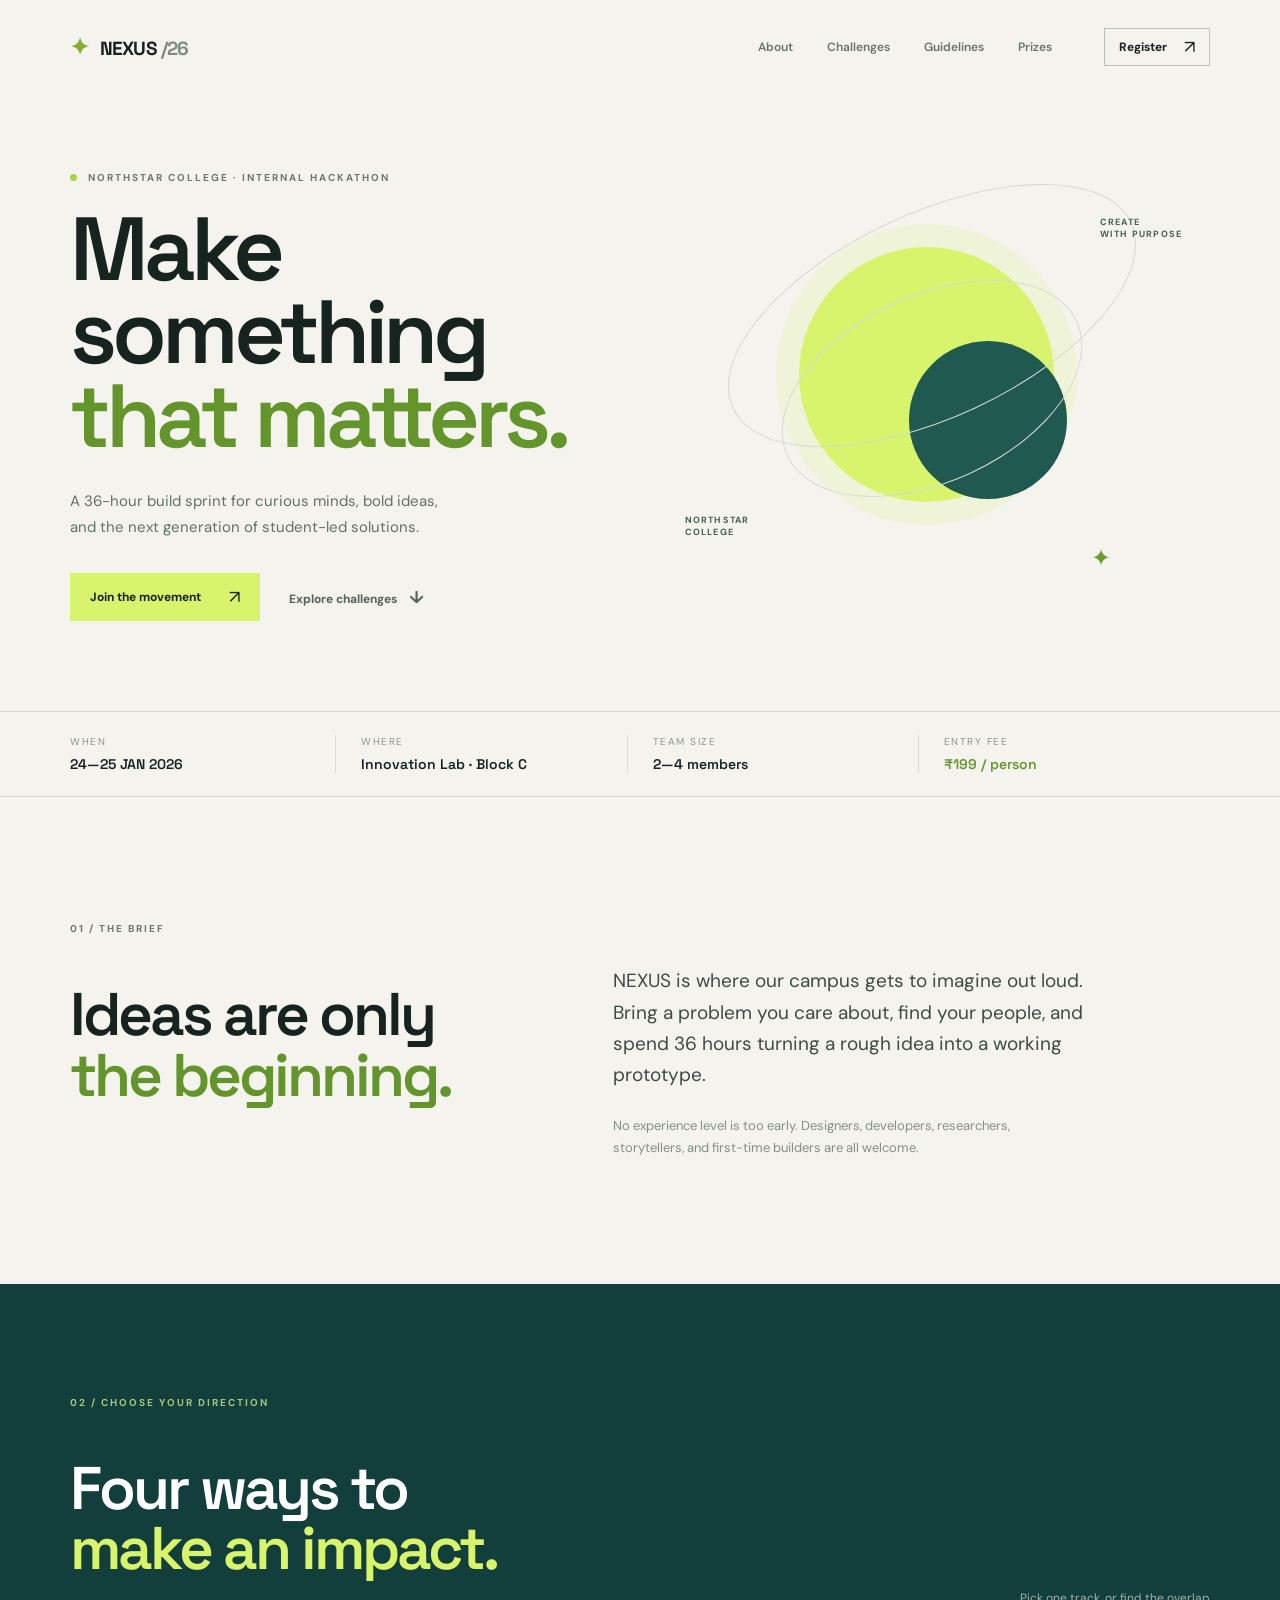
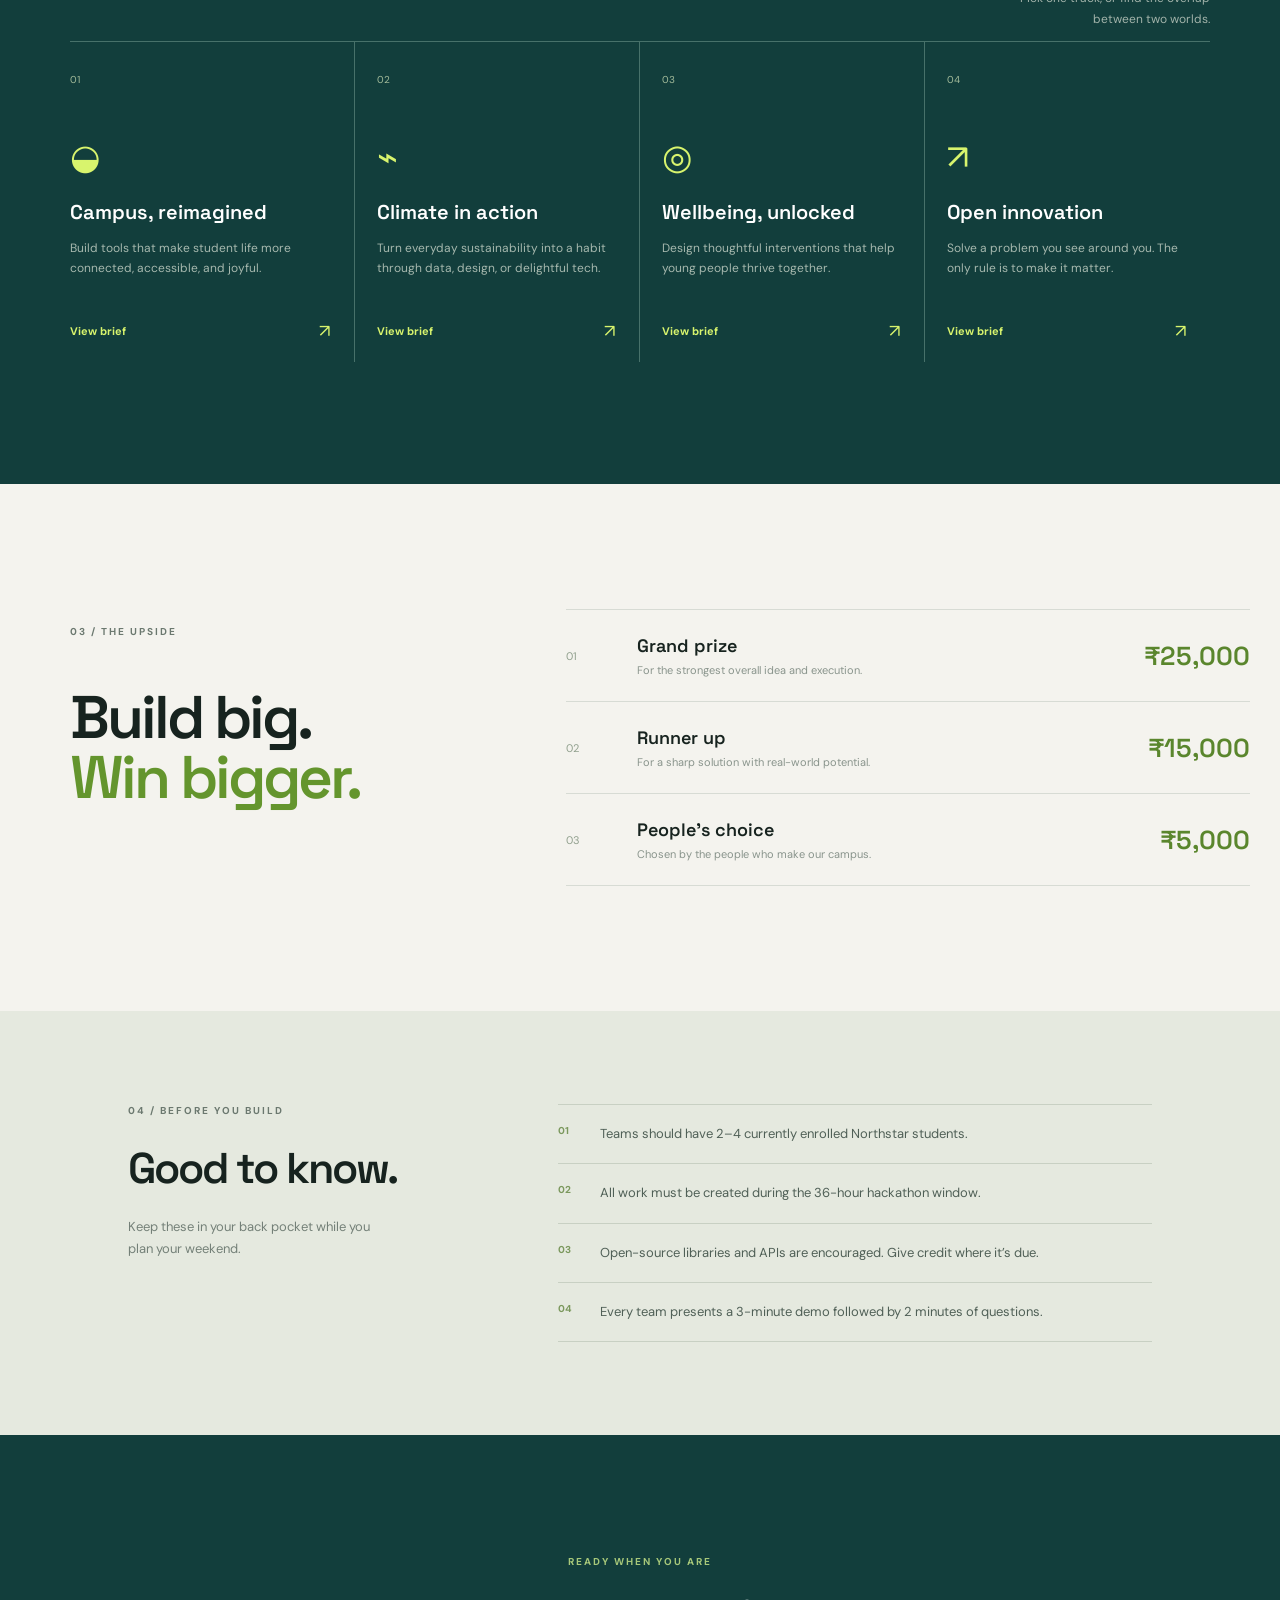
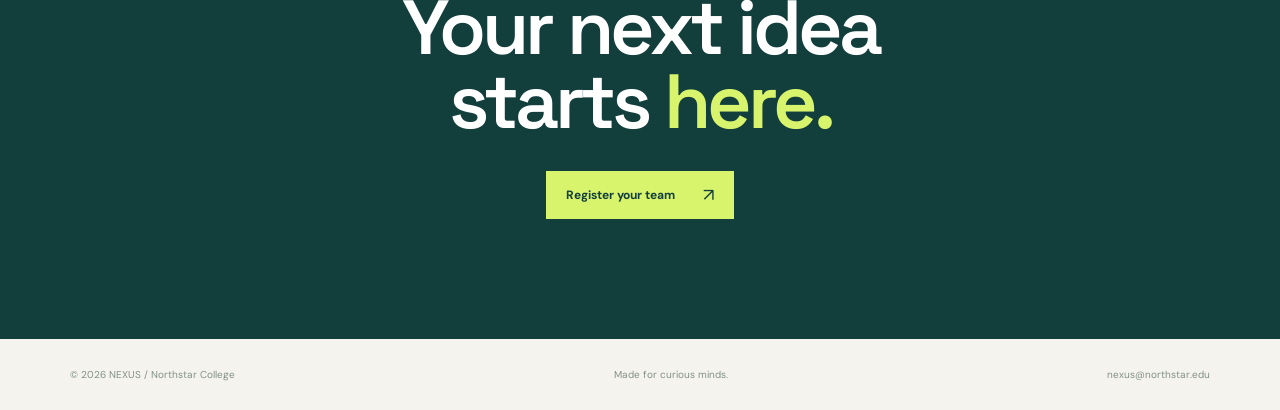
<file: index.html>
<!DOCTYPE html>
<html lang="en">
<head>
  <meta charset="UTF-8">
  <meta name="viewport" content="width=device-width, initial-scale=1.0">
  <meta name="description" content="NEXUS 2026 is Northstar College's internal student hackathon.">
  <title>NEXUS 2026 | Northstar College Hackathon</title>
  <link rel="preconnect" href="https://fonts.googleapis.com">
  <link rel="preconnect" href="https://fonts.gstatic.com" crossorigin>
  <link href="https://fonts.googleapis.com/css2?family=DM+Sans:wght@400;500;600;700&family=Space+Grotesk:wght@500;600;700&display=swap" rel="stylesheet">
  <link rel="stylesheet" href="style.css">
</head>
<body>
  <header class="site-header">
    <a class="brand" href="index.html"><span class="brand-symbol">✦</span> NEXUS<span class="brand-accent">/26</span></a>
    <nav class="main-nav" aria-label="Main navigation">
      <a href="#about">About</a>
      <a href="#challenges">Challenges</a>
      <a href="#guidelines">Guidelines</a>
      <a href="#prizes">Prizes</a>
    </nav>
    <a class="button button-small button-outline" href="register.html">Register <span>↗</span></a>
  </header>

  <main>
    <section class="hero" id="about">
      <div class="hero-copy">
        <p class="kicker"><span class="kicker-dot"></span> Northstar College · Internal Hackathon</p>
        <h1>Make something<br><span>that matters.</span></h1>
        <p class="hero-description">A 36-hour build sprint for curious minds, bold ideas, and the next generation of student-led solutions.</p>
        <div class="hero-actions">
          <a class="button button-primary" href="register.html">Join the movement <span>↗</span></a>
          <a class="text-link" href="#challenges">Explore challenges <span>↓</span></a>
        </div>
      </div>
      <div class="hero-art" aria-hidden="true">
        <div class="orb orb-one"></div>
        <div class="orb orb-two"></div>
        <div class="orbit orbit-one"></div>
        <div class="orbit orbit-two"></div>
        <span class="art-label label-top">CREATE<br>WITH PURPOSE</span>
        <span class="art-label label-bottom">NORTHSTAR<br>COLLEGE</span>
        <span class="floating-mark">✦</span>
      </div>
    </section>

    <section class="event-strip" aria-label="Event details">
      <div><span class="strip-label">When</span><strong>24—25 JAN 2026</strong></div>
      <div><span class="strip-label">Where</span><strong>Innovation Lab · Block C</strong></div>
      <div><span class="strip-label">Team size</span><strong>2—4 members</strong></div>
      <div><span class="strip-label">Entry fee</span><strong class="accent-text">₹199 / person</strong></div>
    </section>

    <section class="section intro-section">
      <div class="section-heading">
        <p class="kicker">01 / The brief</p>
        <h2>Ideas are only<br><em>the beginning.</em></h2>
      </div>
      <div class="intro-body">
        <p>NEXUS is where our campus gets to imagine out loud. Bring a problem you care about, find your people, and spend 36 hours turning a rough idea into a working prototype.</p>
        <p class="muted-copy">No experience level is too early. Designers, developers, researchers, storytellers, and first-time builders are all welcome.</p>
      </div>
    </section>

    <section class="dark-section" id="challenges">
      <div class="section-topline">
        <div><p class="kicker light">02 / Choose your direction</p><h2>Four ways to<br><em>make an impact.</em></h2></div>
        <p class="section-note">Pick one track, or find the overlap<br>between two worlds.</p>
      </div>
      <div class="challenge-grid">
        <article class="challenge-card"><span class="card-number">01</span><span class="card-icon">◒</span><h3>Campus, reimagined</h3><p>Build tools that make student life more connected, accessible, and joyful.</p><a href="register.html#problem" class="arrow-link">View brief <span>↗</span></a></article>
        <article class="challenge-card featured"><span class="card-number">02</span><span class="card-icon">⌁</span><h3>Climate in action</h3><p>Turn everyday sustainability into a habit through data, design, or delightful tech.</p><a href="register.html#problem" class="arrow-link">View brief <span>↗</span></a></article>
        <article class="challenge-card"><span class="card-number">03</span><span class="card-icon">◎</span><h3>Wellbeing, unlocked</h3><p>Design thoughtful interventions that help young people thrive together.</p><a href="register.html#problem" class="arrow-link">View brief <span>↗</span></a></article>
        <article class="challenge-card"><span class="card-number">04</span><span class="card-icon">↗</span><h3>Open innovation</h3><p>Solve a problem you see around you. The only rule is to make it matter.</p><a href="register.html#problem" class="arrow-link">View brief <span>↗</span></a></article>
      </div>
    </section>

    <section class="section prizes-section" id="prizes">
      <div class="section-heading"><p class="kicker">03 / The upside</p><h2>Build big.<br><em>Win bigger.</em></h2></div>
      <div class="prize-list">
        <div class="prize-row"><span class="prize-place">01</span><div><h3>Grand prize</h3><p>For the strongest overall idea and execution.</p></div><strong>₹25,000</strong></div>
        <div class="prize-row"><span class="prize-place">02</span><div><h3>Runner up</h3><p>For a sharp solution with real-world potential.</p></div><strong>₹15,000</strong></div>
        <div class="prize-row"><span class="prize-place">03</span><div><h3>People's choice</h3><p>Chosen by the people who make our campus.</p></div><strong>₹5,000</strong></div>
      </div>
    </section>

    <section class="guidelines-section" id="guidelines">
      <div class="guideline-intro"><p class="kicker">04 / Before you build</p><h2>Good to know.</h2><p>Keep these in your back pocket while you plan your weekend.</p></div>
      <div class="guideline-items">
        <div><span>01</span><p>Teams should have 2–4 currently enrolled Northstar students.</p></div>
        <div><span>02</span><p>All work must be created during the 36-hour hackathon window.</p></div>
        <div><span>03</span><p>Open-source libraries and APIs are encouraged. Give credit where it’s due.</p></div>
        <div><span>04</span><p>Every team presents a 3-minute demo followed by 2 minutes of questions.</p></div>
      </div>
    </section>

    <section class="final-cta">
      <p class="kicker light">Ready when you are</p><h2>Your next idea<br>starts <em>here.</em></h2><a class="button button-light" href="register.html">Register your team <span>↗</span></a>
    </section>
  </main>
  <footer class="site-footer"><span>© 2026 NEXUS / Northstar College</span><span>Made for curious minds.</span><a href="mailto:nexus@northstar.edu">nexus@northstar.edu</a></footer>
</body>
</html>
</file>
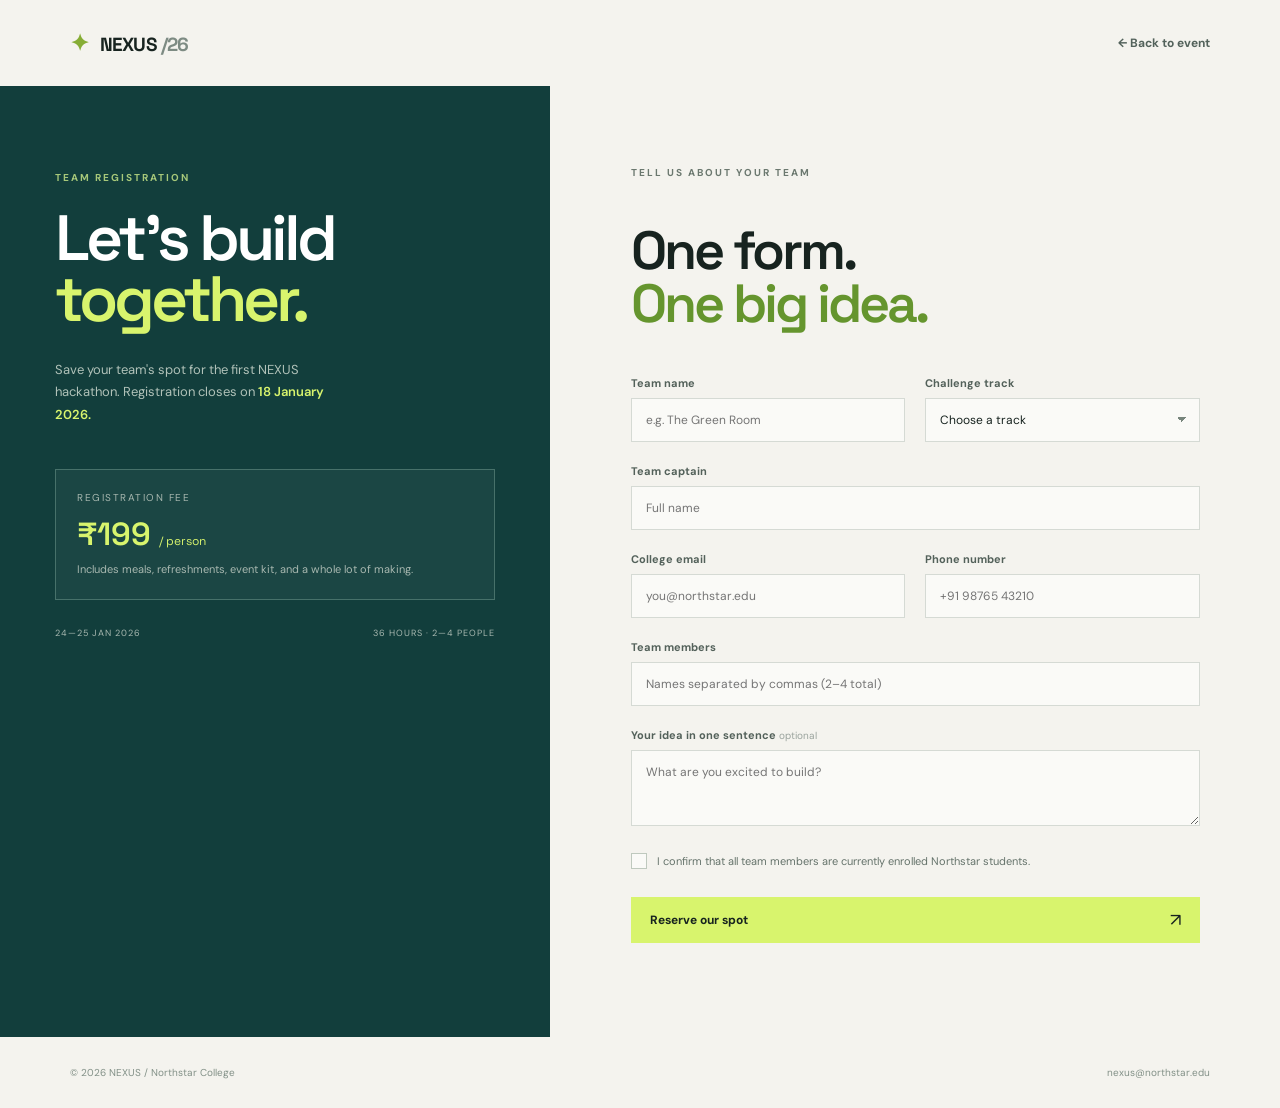
<file: register.html>
<!DOCTYPE html>
<html lang="en">
<head>
  <meta charset="UTF-8">
  <meta name="viewport" content="width=device-width, initial-scale=1.0">
  <meta name="description" content="Register your team for NEXUS 2026 at Northstar College.">
  <title>Register | NEXUS 2026</title>
  <link rel="preconnect" href="https://fonts.googleapis.com">
  <link rel="preconnect" href="https://fonts.gstatic.com" crossorigin>
  <link href="https://fonts.googleapis.com/css2?family=DM+Sans:wght@400;500;600;700&family=Space+Grotesk:wght@500;600;700&display=swap" rel="stylesheet">
  <link rel="stylesheet" href="style.css">
</head>
<body class="register-page">
  <header class="site-header">
    <a class="brand" href="index.html"><span class="brand-symbol">✦</span> NEXUS<span class="brand-accent">/26</span></a>
    <a class="text-link" href="index.html">← Back to event</a>
  </header>
  <main class="registration-layout">
    <aside class="registration-aside">
      <p class="kicker light">Team registration</p>
      <h1>Let's build<br><em>together.</em></h1>
      <p>Save your team's spot for the first NEXUS hackathon. Registration closes on <strong>18 January 2026.</strong></p>
      <div class="fee-card"><span>Registration fee</span><strong>₹199 <small>/ person</small></strong><p>Includes meals, refreshments, event kit, and a whole lot of making.</p></div>
      <div class="mini-detail"><span>24—25 JAN 2026</span><span>36 HOURS · 2—4 PEOPLE</span></div>
    </aside>
    <section class="form-area" id="problem">
      <div class="form-intro"><p class="kicker">Tell us about your team</p><h2>One form.<br><em>One big idea.</em></h2></div>
      <form id="registrationForm" class="registration-form" novalidate>
        <div class="form-row"><div class="field"><label for="teamName">Team name</label><input id="teamName" name="teamName" placeholder="e.g. The Green Room" required></div><div class="field"><label for="track">Challenge track</label><select id="track" name="track" required><option value="">Choose a track</option><option>Campus, reimagined</option><option>Climate in action</option><option>Wellbeing, unlocked</option><option>Open innovation</option></select></div></div>
        <div class="field"><label for="captainName">Team captain</label><input id="captainName" name="captainName" placeholder="Full name" required></div>
        <div class="form-row"><div class="field"><label for="email">College email</label><input id="email" name="email" type="email" placeholder="you@northstar.edu" required></div><div class="field"><label for="phone">Phone number</label><input id="phone" name="phone" type="tel" placeholder="+91 98765 43210" required></div></div>
        <div class="field"><label for="members">Team members</label><input id="members" name="members" placeholder="Names separated by commas (2–4 total)" required></div>
        <div class="field"><label for="idea">Your idea in one sentence <span class="optional">optional</span></label><textarea id="idea" name="idea" rows="3" placeholder="What are you excited to build?"></textarea></div>
        <label class="consent"><input type="checkbox" id="consent" required><span class="consent-box">✓</span><span>I confirm that all team members are currently enrolled Northstar students.</span></label>
        <button class="button button-primary submit-registration" type="submit">Reserve our spot <span>↗</span></button>
        <p class="form-status" id="registrationStatus" role="status" aria-live="polite"></p>
      </form>
    </section>
  </main>
  <footer class="site-footer"><span>© 2026 NEXUS / Northstar College</span><a href="mailto:nexus@northstar.edu">nexus@northstar.edu</a></footer>
  <script>
    const registrationForm = document.querySelector("#registrationForm");
    const registrationStatus = document.querySelector("#registrationStatus");
    registrationForm.addEventListener("submit", (event) => {
      event.preventDefault();
      registrationStatus.classList.remove("error");
      registrationStatus.textContent = "";
      if (!registrationForm.checkValidity()) {
        registrationStatus.classList.add("error");
        registrationStatus.textContent = "Please complete the required fields and confirm your student status.";
        registrationForm.querySelector(":invalid").focus();
        return;
      }
      const teamName = document.querySelector("#teamName").value.trim();
      registrationStatus.textContent = `${teamName} is on the list! We'll email the captain with payment details.`;
      registrationForm.reset();
    });
  </script>
</body>
</html>
</file>
<file: style.css>
:root{--ink:#17231f;--muted:#75807b;--cream:#f4f3ee;--lime:#d8f46d;--teal:#123e3c;--line:#d7dbd4;--white:#fff}
*{box-sizing:border-box}html{scroll-behavior:smooth}body{margin:0;color:var(--ink);background:var(--cream);font-family:"DM Sans",sans-serif}a{color:inherit;text-decoration:none}button{font:inherit}.site-header{display:flex;align-items:center;justify-content:space-between;max-width:1280px;margin:auto;padding:28px 5.5%;gap:30px}.brand{font-family:"Space Grotesk",sans-serif;font-size:19px;font-weight:700;letter-spacing:-.8px}.brand-symbol{color:#86ad35;font-size:23px;margin-right:7px}.brand-accent{color:#7d8b83;margin-left:4px}.main-nav{display:flex;gap:34px;margin-left:auto;margin-right:22px;color:#69736e;font-size:12px;font-weight:600}.main-nav a:hover,.text-link:hover{color:#528125}.button{display:inline-flex;align-items:center;justify-content:space-between;gap:28px;border:1px solid transparent;padding:15px 19px;font-size:12px;font-weight:700;transition:.2s}.button span,.arrow-link span{font-size:18px;font-weight:400;line-height:0}.button-small{padding:10px 14px;gap:17px}.button-outline{border-color:#b9c1b9}.button-outline:hover{background:#e8e9de}.button-primary{color:var(--ink);background:var(--lime)}.button-primary:hover{background:#c9e661;transform:translateY(-2px)}.button-light{color:var(--teal);background:var(--lime)}.button-light:hover{background:#c9e661;transform:translateY(-2px)}.hero{display:grid;grid-template-columns:52% 48%;max-width:1280px;margin:auto;padding:77px 5.5% 90px;min-height:510px;align-items:center}.kicker{margin:0 0 24px;color:#6b786f;font-size:10px;font-weight:700;letter-spacing:2px;text-transform:uppercase}.kicker-dot{display:inline-block;width:7px;height:7px;margin-right:7px;border-radius:50%;background:#a7d349}.hero h1{max-width:650px;margin:0;font:600 clamp(54px,7vw,92px)/.93 "Space Grotesk",sans-serif;letter-spacing:-5px}.hero h1 span,h2 em{color:#64952d;font-style:normal}.hero-description{max-width:390px;margin:30px 0 33px;color:#64706a;font-size:15px;line-height:1.75}.hero-actions{display:flex;align-items:center;gap:29px}.text-link{color:#53625b;font-size:12px;font-weight:700}.text-link span{display:inline-block;margin-left:9px;font-size:17px}.hero-art{position:relative;height:360px}.orb{position:absolute;border-radius:50%}.orb-one{top:31px;left:25%;width:255px;height:255px;background:var(--lime);box-shadow:0 0 0 23px rgba(216,244,109,.18)}.orb-two{top:125px;left:45%;width:158px;height:158px;background:#1f5950}.orbit{position:absolute;border:1px solid #d5dad1;border-radius:50%;transform:rotate(-25deg)}.orbit-one{top:-3px;left:9%;width:440px;height:205px}.orbit-two{top:79px;left:20%;width:320px;height:187px}.art-label{position:absolute;color:#47604b;font-size:9px;font-weight:700;letter-spacing:1.2px;line-height:1.35}.label-top{top:0;right:5%}.label-bottom{bottom:38px;left:4%}.floating-mark{position:absolute;right:18%;bottom:3px;color:#6d9a30;font-size:24px}.event-strip{display:grid;grid-template-columns:repeat(4,1fr);border-top:1px solid var(--line);border-bottom:1px solid var(--line);max-width:1280px;margin:auto;padding:23px 5.5%;gap:25px}.event-strip>div{display:flex;flex-direction:column;gap:7px;border-right:1px solid var(--line)}.event-strip>div:last-child{border:0}.strip-label{color:#8b958e;font-size:10px;text-transform:uppercase;letter-spacing:1.5px}.event-strip strong{font:600 14px "Space Grotesk",sans-serif}.accent-text{color:#65962d}.section{max-width:1280px;margin:auto;padding:125px 5.5%}.intro-section{display:grid;grid-template-columns:45% 55%;gap:30px}.section-heading h2,.section-topline h2{font:600 clamp(40px,4.7vw,62px)/1 "Space Grotesk",sans-serif;letter-spacing:-3px}.intro-body{max-width:470px;padding-top:43px}.intro-body p{margin:0;color:#3e4c45;font-size:19px;line-height:1.65}.intro-body .muted-copy{margin-top:24px;color:#849087;font-size:13px;line-height:1.7}.dark-section{padding:112px 5.5% 122px;color:var(--white);background:var(--teal)}.section-topline,.challenge-grid{max-width:1170px;margin:auto}.section-topline{display:flex;align-items:end;justify-content:space-between}.kicker.light{color:#a7c87a}.section-topline h2{margin-bottom:62px}.section-topline h2 em{color:var(--lime)}.section-note{color:#a2b3aa;font-size:12px;line-height:1.7;text-align:right}.challenge-grid{display:grid;grid-template-columns:repeat(4,1fr);border-top:1px solid #47716a}.challenge-card{min-height:320px;border-right:1px solid #47716a;padding:25px 24px 24px 0}.challenge-card:not(:first-child){padding-left:22px}.challenge-card:last-child{border:0}.card-number{color:#a4bc9b;font-size:10px}.card-icon{display:block;margin:46px 0 19px;color:var(--lime);font-size:35px;font-weight:400}.challenge-card h3{margin:0 0 14px;font:600 20px "Space Grotesk",sans-serif}.challenge-card p{min-height:58px;margin:0;color:#a6b8ae;font-size:12px;line-height:1.65}.arrow-link{display:flex;justify-content:space-between;align-items:center;margin-top:27px;color:var(--lime);font-size:11px;font-weight:700}.prizes-section{display:grid;grid-template-columns:40% 60%;gap:40px}.prizes-section .section-heading{padding-top:16px}.prize-list{border-top:1px solid var(--line)}.prize-row{display:grid;grid-template-columns:48px 1fr auto;align-items:center;gap:23px;border-bottom:1px solid var(--line);padding:24px 0}.prize-place{color:#91a08e;font-size:11px}.prize-row h3{margin:0 0 6px;font:600 18px "Space Grotesk",sans-serif}.prize-row p{margin:0;color:#89948c;font-size:11px}.prize-row>strong{font:600 26px "Space Grotesk",sans-serif;color:#5a862d}.guidelines-section{display:grid;grid-template-columns:42% 58%;padding:93px 10%;background:#e5e9df}.guideline-intro h2{margin:0;font:600 43px "Space Grotesk",sans-serif;letter-spacing:-2px}.guideline-intro>p:last-child{max-width:250px;margin-top:20px;color:#748078;font-size:13px;line-height:1.7}.guideline-items{border-top:1px solid #c8d0c3}.guideline-items>div{display:grid;grid-template-columns:42px 1fr;border-bottom:1px solid #c8d0c3;padding:19px 0}.guideline-items span{color:#7b985d;font-size:10px;font-weight:700}.guideline-items p{max-width:480px;margin:0;color:#506057;font-size:13px;line-height:1.55}.final-cta{padding:120px 7%;color:var(--white);background:var(--teal);text-align:center}.final-cta .kicker{margin-bottom:23px}.final-cta h2{margin:0 0 33px;font:600 clamp(47px,6vw,78px)/.96 "Space Grotesk",sans-serif;letter-spacing:-4px}.final-cta h2 em{color:var(--lime)}.site-footer{display:flex;justify-content:space-between;max-width:1280px;margin:auto;padding:29px 5.5%;color:#829087;font-size:10px}.site-footer a:hover{color:#528125}
@media(max-width:800px){.site-header{padding:22px 6%}.main-nav{display:none}.hero{display:block;padding-top:56px;padding-bottom:60px}.hero h1{letter-spacing:-3px}.hero-art{height:270px;margin-top:50px}.orb-one{left:20%;width:190px;height:190px}.orb-two{top:105px;left:46%;width:120px;height:120px}.orbit-one{width:350px;height:170px}.orbit-two{width:270px;height:150px}.event-strip{grid-template-columns:1fr 1fr;padding-top:20px;padding-bottom:20px}.event-strip>div:nth-child(2){border:0}.intro-section,.prizes-section,.guidelines-section{display:block}.intro-body{padding-top:30px}.dark-section,.section{padding-top:80px;padding-bottom:80px}.section-topline{display:block}.section-topline h2{margin-bottom:30px}.section-note{text-align:left;margin-bottom:40px}.challenge-grid{grid-template-columns:1fr 1fr}.challenge-card{min-height:285px}.challenge-card:nth-child(2){border-right:0}.challenge-card:nth-child(3){padding-left:0;border-top:1px solid #47716a}.challenge-card:nth-child(4){border-top:1px solid #47716a}.prizes-section .section-heading{margin-bottom:50px}.guideline-intro{margin-bottom:45px}.site-footer{flex-wrap:wrap;gap:15px}}
@media(max-width:480px){.site-header .button{padding:9px 10px}.brand{font-size:16px}.hero h1{font-size:51px}.hero-description{font-size:14px}.hero-actions{align-items:flex-start;flex-direction:column;gap:20px}.challenge-grid{grid-template-columns:1fr}.challenge-card,.challenge-card:not(:first-child){min-height:auto;padding:24px 0;border-right:0;border-bottom:1px solid #47716a}.challenge-card:nth-child(3),.challenge-card:nth-child(4){border-top:0}.prize-row{grid-template-columns:33px 1fr;gap:10px}.prize-row>strong{grid-column:2}.site-footer{display:block}.site-footer span,.site-footer a{display:block;margin-bottom:10px}}
.register-page{background:var(--cream)}.register-page .site-header{max-width:1280px}.registration-layout{display:grid;grid-template-columns:43% 57%;max-width:1280px;min-height:calc(100vh - 90px);margin:auto}.registration-aside{padding:85px 10% 70px;background:var(--teal);color:var(--white)}.registration-aside h1{margin:0;font:600 clamp(45px,5vw,71px)/.95 "Space Grotesk",sans-serif;letter-spacing:-4px}.registration-aside h1 em{color:var(--lime);font-style:normal}.registration-aside>p:not(.kicker){max-width:290px;margin:29px 0 42px;color:#b1c2b9;font-size:13px;line-height:1.75}.registration-aside>p strong{color:var(--lime);font-weight:600}.fee-card{padding:21px;border:1px solid #47716a;background:rgba(255,255,255,.04)}.fee-card span{display:block;color:#a8b8b0;font-size:10px;letter-spacing:1.5px;text-transform:uppercase}.fee-card strong{display:block;margin:10px 0 7px;color:var(--lime);font:600 32px "Space Grotesk",sans-serif}.fee-card small{font-size:12px;font-weight:400}.fee-card p{margin:0;color:#a8b8b0;font-size:11px;line-height:1.6}.mini-detail{display:flex;justify-content:space-between;margin-top:27px;color:#a8b8b0;font-size:9px;letter-spacing:1px}.form-area{padding:80px 11% 60px}.form-intro{margin-bottom:45px}.form-intro h2{font:600 clamp(37px,4.2vw,56px)/1 "Space Grotesk",sans-serif;letter-spacing:-3px}.form-intro h2 em{color:#65952e;font-style:normal}.registration-form{max-width:600px}.form-row{display:grid;grid-template-columns:1fr 1fr;gap:20px}.field{margin-bottom:22px}.field label{display:block;margin-bottom:8px;color:#53615a;font-size:11px;font-weight:700}.optional{color:#9aa39d;font-size:10px;font-weight:400}.field input,.field select,.field textarea{width:100%;border:1px solid #d5dad4;border-radius:0;outline:0;padding:13px 14px;color:var(--ink);background:#fafaf7;font:400 12px "DM Sans",sans-serif;transition:.2s}.field textarea{resize:vertical}.field select{appearance:none;background-image:linear-gradient(45deg,transparent 50%,#77857c 50%),linear-gradient(135deg,#77857c 50%,transparent 50%);background-position:calc(100% - 17px) 18px,calc(100% - 12px) 18px;background-size:5px 5px,5px 5px;background-repeat:no-repeat}.field input:focus,.field select:focus,.field textarea:focus{border-color:#86a557;box-shadow:0 0 0 3px rgba(134,165,87,.12)}.consent{display:flex;align-items:flex-start;gap:10px;margin:3px 0 27px;color:#65736b;font-size:11px;line-height:1.5;cursor:pointer}.consent input{position:absolute;opacity:0}.consent-box{display:grid;flex:0 0 16px;width:16px;height:16px;border:1px solid #bfc9be;place-items:center;color:transparent;background:#fafaf7;font-size:10px;font-weight:700}.consent input:checked+.consent-box{border-color:#82a83c;color:var(--teal);background:var(--lime)}.consent input:focus-visible+.consent-box{outline:3px solid rgba(134,165,87,.2)}.submit-registration{width:100%;border:0}.registration-form .form-status{min-height:19px;margin:15px 0 0;color:#558226;font-size:12px}.registration-form .form-status.error{color:#bb5750}@media(max-width:800px){.registration-layout{display:block}.registration-aside{padding:55px 8% 50px}.form-area{padding:60px 8%}.mini-detail{max-width:340px}.form-intro{margin-bottom:35px}}@media(max-width:480px){.form-row{grid-template-columns:1fr;gap:0}.registration-aside h1{letter-spacing:-2px}.mini-detail{display:block;line-height:2}.mini-detail span{display:block}}
</file>
